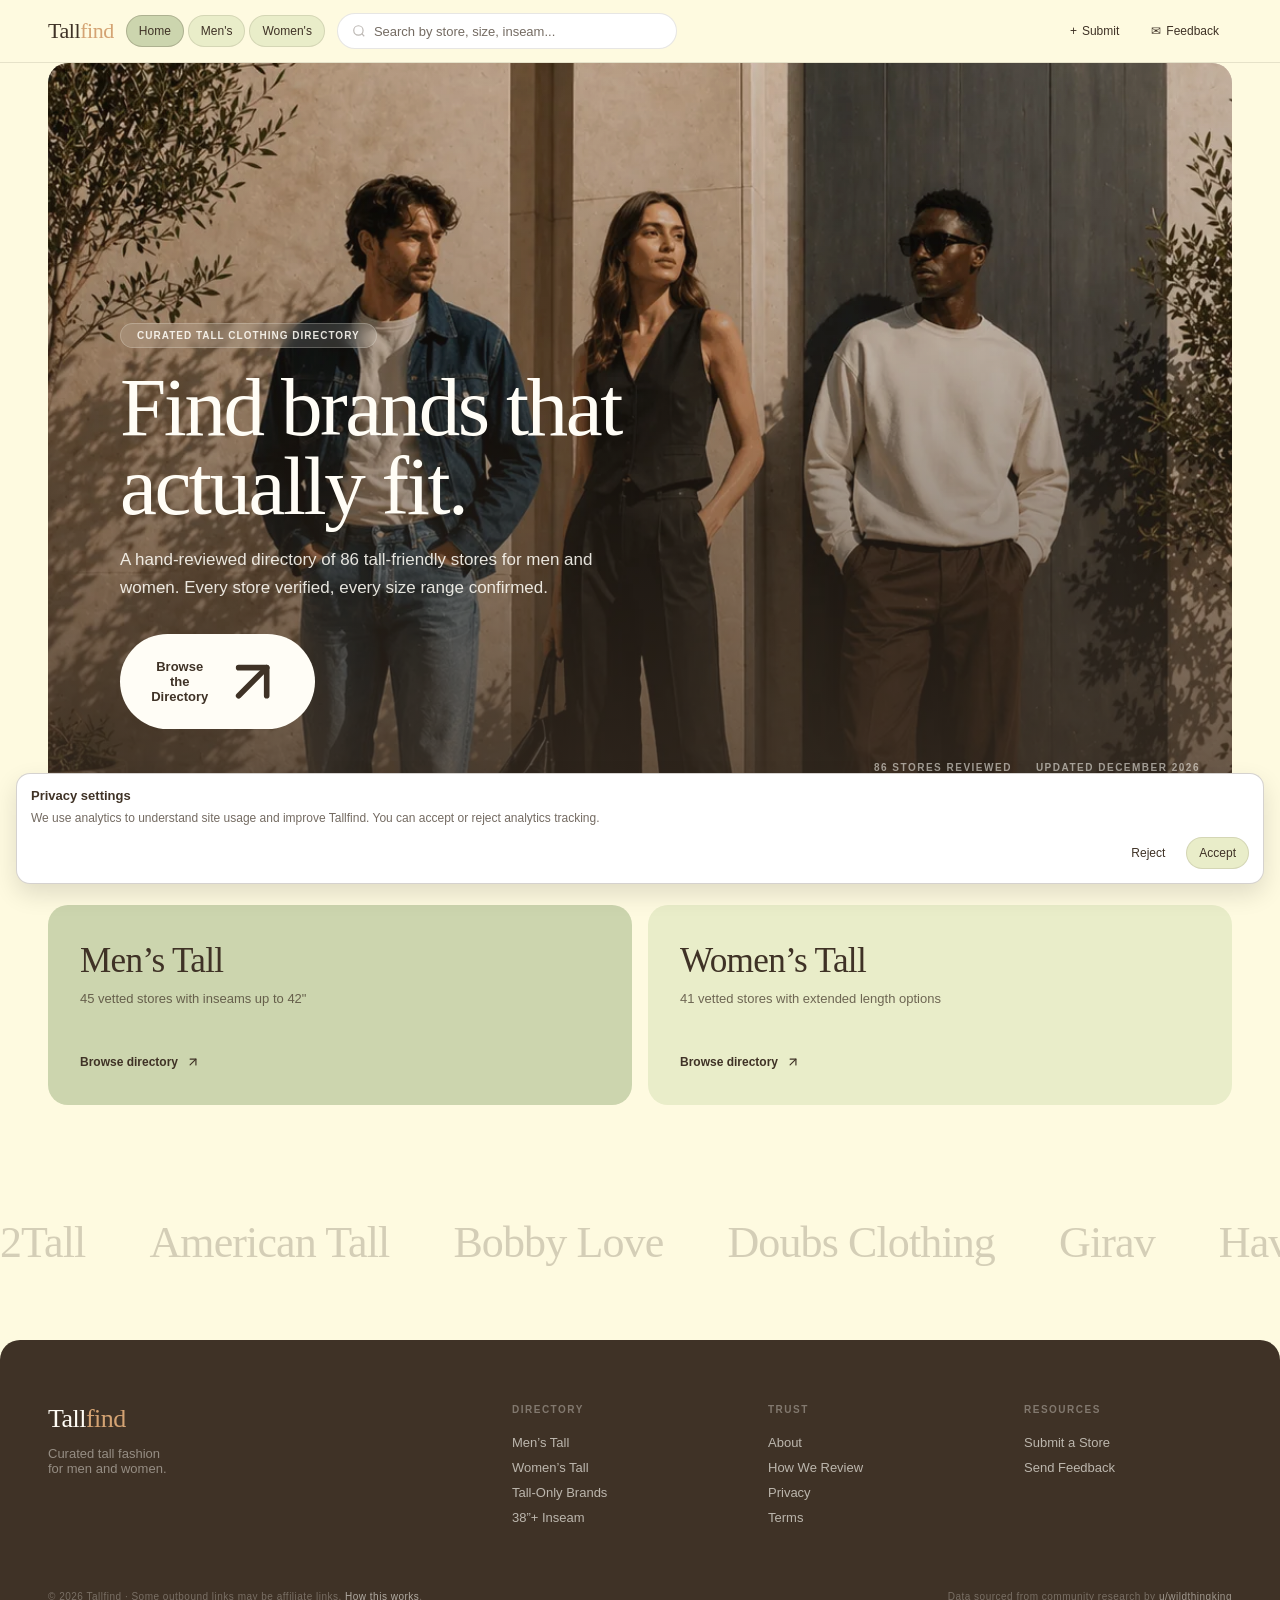
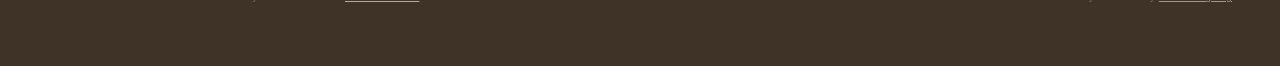
<file: index.html>
<!DOCTYPE html>
<html lang="en">
<head>
    <meta charset="UTF-8">
    <meta name="viewport" content="width=device-width, initial-scale=1.0">
    <script>(function(){if(self!==top){try{top.location.href=self.location.href;}catch(e){document.documentElement.style.display='none';}}})();</script>
    <meta name="referrer" content="strict-origin-when-cross-origin">
    <meta http-equiv="Content-Security-Policy" content="default-src 'self'; script-src 'self' 'unsafe-inline' https://www.googletagmanager.com https://www.google-analytics.com; img-src 'self' data: https://www.google-analytics.com; style-src 'self' 'unsafe-inline' https://fonts.googleapis.com; font-src 'self' https://fonts.gstatic.com; connect-src 'self' https://*.google-analytics.com https://*.analytics.google.com https://formspree.io; form-action https://formspree.io; base-uri 'self'; object-src 'none';">
    <meta name="description" id="metaDesc" content="A hand-reviewed directory of tall-friendly clothing stores for men and women. Every store verified, every size range confirmed.">
    <meta name="theme-color" content="#fefae0">
    <link rel="canonical" href="https://tallfind.com/">
    <meta property="og:title" content="Tallfind | Reviewed Tall Clothing Directory">
    <meta property="og:description" id="ogDesc" content="A hand-reviewed directory of tall-friendly clothing stores for men and women. Every store verified, every size range confirmed.">
    <meta property="og:type" content="website">
    <meta property="og:url" content="https://tallfind.com/">
    <meta property="og:image" content="https://tallfind.com/assets/og-image.jpg">
    <meta property="og:image:width" content="1200">
    <meta property="og:image:height" content="630">
    <meta property="og:image:alt" content="Tall fashion — Tallfind directory preview">
    <meta name="twitter:card" content="summary_large_image">
    <meta name="twitter:title" content="Tallfind | Reviewed Tall Clothing Directory">
    <meta name="twitter:description" content="A hand-reviewed directory of tall-friendly clothing stores for men and women. Every store verified, every size range confirmed.">
    <meta name="twitter:image" content="https://tallfind.com/assets/og-image.jpg">
    <link rel="icon" href="data:image/svg+xml,<svg xmlns='http://www.w3.org/2000/svg' viewBox='0 0 100 100'><text y='.9em' font-size='90'>📏</text></svg>">
    <title>Tallfind | Reviewed Tall Clothing Directory</title>
    <script type="application/ld+json">
    {
        "@context": "https://schema.org",
        "@type": "Organization",
        "name": "Tallfind",
        "url": "https://tallfind.com/",
        "logo": "https://tallfind.com/assets/og-image.jpg",
        "description": "A hand-reviewed directory of clothing brands with real tall sizing for men and women.",
        "sameAs": []
    }
    </script>
    <link rel="preconnect" href="https://fonts.googleapis.com">
    <link rel="preconnect" href="https://fonts.gstatic.com" crossorigin>
    <link href="https://fonts.googleapis.com/css2?family=DM+Serif+Display&family=Inter:wght@400;500;600&display=swap" rel="stylesheet" media="print" onload="this.media='all'">
    <noscript><link href="https://fonts.googleapis.com/css2?family=DM+Serif+Display&family=Inter:wght@400;500;600&display=swap" rel="stylesheet"></noscript>
    <!-- Google tag (gtag.js) -->
    <script async src="https://www.googletagmanager.com/gtag/js?id=G-98C0R7CN01"></script>
    <script>
        window.dataLayer = window.dataLayer || [];
        function gtag() { dataLayer.push(arguments); }
        gtag('js', new Date());
        gtag('consent', 'default', {
            ad_storage: 'denied',
            analytics_storage: 'denied',
            ad_user_data: 'denied',
            ad_personalization: 'denied'
        });
    </script>
    <link rel="stylesheet" href="assets/styles.css">
</head>
<body>

<header>
    <button class="logo" onclick="switchTab('home');window.scrollTo(0,0)" aria-label="Tallfind home">Tall<em>find</em></button>
    <nav class="header-nav" role="tablist" aria-label="Directory sections">
        <button class="pill pill-sm on" id="tab-home"  role="tab" aria-selected="true"  onclick="switchTab('home')">Home</button>
        <button class="pill pill-sm"    id="tab-men"   role="tab" aria-selected="false" onclick="switchTab('men')">Men's</button>
        <button class="pill pill-sm"    id="tab-women" role="tab" aria-selected="false" onclick="switchTab('women')">Women's</button>
    </nav>
    <div class="search-wrap">
        <svg width="14" height="14" viewBox="0 0 24 24" fill="none" stroke="currentColor" stroke-width="2" aria-hidden="true"><circle cx="11" cy="11" r="8"/><path d="m21 21-4.35-4.35"/></svg>
        <label for="searchInput" class="sr-only">Search stores</label>
        <input type="text" id="searchInput" placeholder="Search by store, size, inseam...">
    </div>
    <div class="header-actions">
        <button class="pill pill-ghost pill-sm" onclick="openModal()">+<span class="btn-label"> Submit</span></button>
        <button class="pill pill-ghost pill-sm" onclick="openFeedback()">&#x2709;<span class="btn-label"> Feedback</span></button>
    </div>
</header>

<!-- HOMEPAGE -->
<div id="homepageSection">
    <div id="homepageContent">
        <noscript>
            <div class="wrap" style="padding-top:32px">
                <h1 style="font-family:var(--serif);font-size:2.4rem;letter-spacing:-0.03em;margin-bottom:12px">Find tall clothing brands that actually fit.</h1>
                <p style="color:var(--muted);max-width:600px;line-height:1.6">A hand-reviewed directory of tall-friendly clothing stores for men and women. Every store verified, every size range confirmed. Enable JavaScript to browse the full directory.</p>
            </div>
        </noscript>
    </div>
</div>

<div class="wrap">
    <!-- DIRECTORY -->
    <main id="mainContent" style="display:none">
        <div class="dir-hero">
            <h1 class="dir-title" id="dirTitle">Men's Tall</h1>
            <p class="dir-meta" id="dirMeta"></p>
        </div>

        <div class="toolbar">
            <div class="filter-pills">
                <button class="pill pill-sm on"  id="f-all"          onclick="toggleFilter('all')">All</button>
                <button class="pill pill-sm"     id="f-tallSpecific"  onclick="toggleFilter('tallSpecific')">Tall-Only ★</button>
                <button class="pill pill-sm"     id="f-hasTops"       onclick="toggleFilter('hasTops')">Tops</button>
                <button class="pill pill-sm"     id="f-hasBottoms"    onclick="toggleFilter('hasBottoms')">Bottoms</button>
                <button class="pill pill-sm"     id="f-favorites"     onclick="toggleFilter('favorites')">&#x2665; Saved</button>
            </div>
            <div class="toolbar-right">
                <label class="sr-only" for="sortSelect">Sort stores</label>
                <select id="sortSelect" class="form-select sort-select" aria-label="Sort stores">
                    <option value="tall">Tall-only first</option>
                    <option value="az">A–Z (flat)</option>
                    <option value="inseam">Longest inseam</option>
                </select>
                <span class="store-count" id="storeCount"></span>
                <button class="clear-btn" id="clearBtn" style="display:none" onclick="clearFilters()">Clear all</button>
            </div>
        </div>

        <div class="inseam-row" id="inseamRow">
            <span class="inseam-label">Min. inseam</span>
            <button class="pill pill-sm on" data-ins="0"  onclick="setInseam(0)">Any</button>
            <button class="pill pill-sm"    data-ins="34" onclick="setInseam(34)">34"+</button>
            <button class="pill pill-sm"    data-ins="36" onclick="setInseam(36)">36"+</button>
            <button class="pill pill-sm"    data-ins="38" onclick="setInseam(38)">38"+</button>
            <button class="pill pill-sm"    data-ins="40" onclick="setInseam(40)">40"+</button>
            <button class="pill pill-sm"    data-ins="42" onclick="setInseam(42)">42"+</button>
        </div>

        <div class="grid" id="storeGrid"></div>
        <div class="no-results" id="noResults" style="display:none">No stores match your current filters. Try broadening your search or <button class="text-link" onclick="clearFilters()">clearing all filters</button>.</div>
    </main>
</div>

<!-- SUBMIT MODAL -->
<div class="modal-overlay" id="modalOverlay" aria-hidden="true" role="dialog" aria-labelledby="modalTitle">
    <div class="modal">
        <div class="modal-header">
            <h2 class="modal-title" id="modalTitle">Submit a Store</h2>
            <button class="modal-close" aria-label="Close" onclick="closeModal()">&#xd7;</button>
        </div>
        <p class="modal-sub">Know a store with genuine tall sizing that we're missing? Submit it below and our team will review it for inclusion.</p>
        <div id="formSuccess" class="form-success">
            Thank you!
            <p>We'll review this store and add it to the directory if it meets our criteria.</p>
        </div>
        <form id="submitForm" action="https://formspree.io/f/mojpvnol" method="POST">
            <input type="text" name="_gotcha" tabindex="-1" autocomplete="off" aria-hidden="true" style="position:absolute;left:-9999px;height:0;width:0;opacity:0">
            <div class="form-row">
                <div class="form-group">
                    <label class="form-label">Store Name *</label>
                    <input class="form-input" name="store_name" placeholder="e.g. Gap" required>
                </div>
                <div class="form-group">
                    <label class="form-label">Website URL *</label>
                    <input class="form-input" name="url" type="url" placeholder="https://..." required>
                </div>
            </div>
            <div class="form-row">
                <div class="form-group">
                    <label class="form-label">Section</label>
                    <select class="form-select" name="section">
                        <option value="men">Men's</option>
                        <option value="women">Women's</option>
                        <option value="both">Both</option>
                    </select>
                </div>
                <div class="form-group">
                    <label class="form-label">Max Inseam / Bottom Sizes</label>
                    <input class="form-input" name="inseam" placeholder='e.g. 38" or sizes 0-20'>
                </div>
            </div>
            <div class="form-group">
                <label class="form-label">Tall Top Sizes</label>
                <input class="form-input" name="top_sizes" placeholder="e.g. Tall S-3XL">
            </div>
            <label class="form-check">
                <input type="checkbox" name="tall_specific" value="yes">
                <span>This store is tall-specific (entire store designed for tall people)</span>
            </label>
            <div class="form-group">
                <label class="form-label">Notes</label>
                <textarea class="form-textarea" name="notes" placeholder="Anything else worth knowing: quality, selection gaps, international shipping, etc."></textarea>
            </div>
            <button type="submit" class="form-submit">Submit Store</button>
            <p class="form-note">All submissions are reviewed before being added. No account required.</p>
        </form>
    </div>
</div>

<!-- FEEDBACK MODAL -->
<div class="modal-overlay" id="feedbackOverlay" aria-hidden="true" role="dialog" aria-labelledby="feedbackTitle">
    <div class="modal">
        <div class="modal-header">
            <h2 class="modal-title" id="feedbackTitle">Site Feedback</h2>
            <button class="modal-close" aria-label="Close" onclick="closeFeedback()">&#xd7;</button>
        </div>
        <p class="modal-sub">Found an error, missing a store, or have an idea to improve Tallfind? We'd love to hear it.</p>
        <div id="feedbackSuccess" class="form-success">
            Feedback received
            <p>Thank you for helping improve Tallfind.</p>
        </div>
        <form id="feedbackForm" action="https://formspree.io/f/xgopvljl" method="POST">
            <input type="hidden" name="_subject" value="Tallfind Feedback">
            <input type="text" name="_gotcha" tabindex="-1" autocomplete="off" aria-hidden="true" style="position:absolute;left:-9999px;height:0;width:0;opacity:0">
            <div class="form-group">
                <label class="form-label">What kind of feedback?</label>
                <select class="form-select" name="type">
                    <option value="suggestion">Suggestion</option>
                    <option value="missing_store">Missing store</option>
                    <option value="wrong_info">Wrong info</option>
                    <option value="bug">Bug or broken link</option>
                    <option value="other">Other</option>
                </select>
            </div>
            <div class="form-group">
                <label class="form-label">Your feedback *</label>
                <textarea class="form-textarea" name="feedback" placeholder="Tell us what's on your mind..." required></textarea>
            </div>
            <div class="form-group">
                <label class="form-label">Email (optional, if you'd like a reply)</label>
                <input class="form-input" name="email" type="email" placeholder="you@example.com">
            </div>
            <button type="submit" class="form-submit">Send Feedback</button>
        </form>
    </div>
</div>

<!-- CONSENT BANNER -->
<div id="consentBanner" class="consent-banner" role="dialog" aria-live="polite" aria-label="Analytics consent">
    <div class="consent-title">Privacy settings</div>
    <div class="consent-text">
        We use analytics to understand site usage and improve Tallfind. You can accept or reject analytics tracking.
    </div>
    <div class="consent-actions">
        <button id="consentReject" class="pill pill-sm pill-ghost" type="button">Reject</button>
        <button id="consentAccept" class="pill pill-sm" type="button">Accept</button>
    </div>
</div>

<script>
    (function () {
        var KEY = 'tallfind_analytics_consent';
        var GA_ID = 'G-98C0R7CN01';
        var banner = document.getElementById('consentBanner');
        var configured = false;

        function hideBanner() {
            if (banner) banner.classList.remove('open');
        }

        function configureGA() {
            if (configured) return;
            configured = true;
            gtag('config', GA_ID);
        }

        function setConsent(choice) {
            localStorage.setItem(KEY, choice);
            if (choice === 'accepted') {
                gtag('consent', 'update', {
                    analytics_storage: 'granted'
                });
                configureGA();
            } else {
                gtag('consent', 'update', {
                    ad_storage: 'denied',
                    analytics_storage: 'denied',
                    ad_user_data: 'denied',
                    ad_personalization: 'denied'
                });
            }
            hideBanner();
        }

        var saved = localStorage.getItem(KEY);
        if (saved === 'accepted') {
            setConsent('accepted');
        } else if (saved === 'rejected') {
            setConsent('rejected');
        } else if (banner) {
            banner.classList.add('open');
        }

        var acceptBtn = document.getElementById('consentAccept');
        var rejectBtn = document.getElementById('consentReject');
        if (acceptBtn) acceptBtn.addEventListener('click', function () { setConsent('accepted'); });
        if (rejectBtn) rejectBtn.addEventListener('click', function () { setConsent('rejected'); });
    })();
</script>

<script src="assets/affiliate.js"></script>
<script src="assets/app.js"></script>
</body>
</html>
</file>
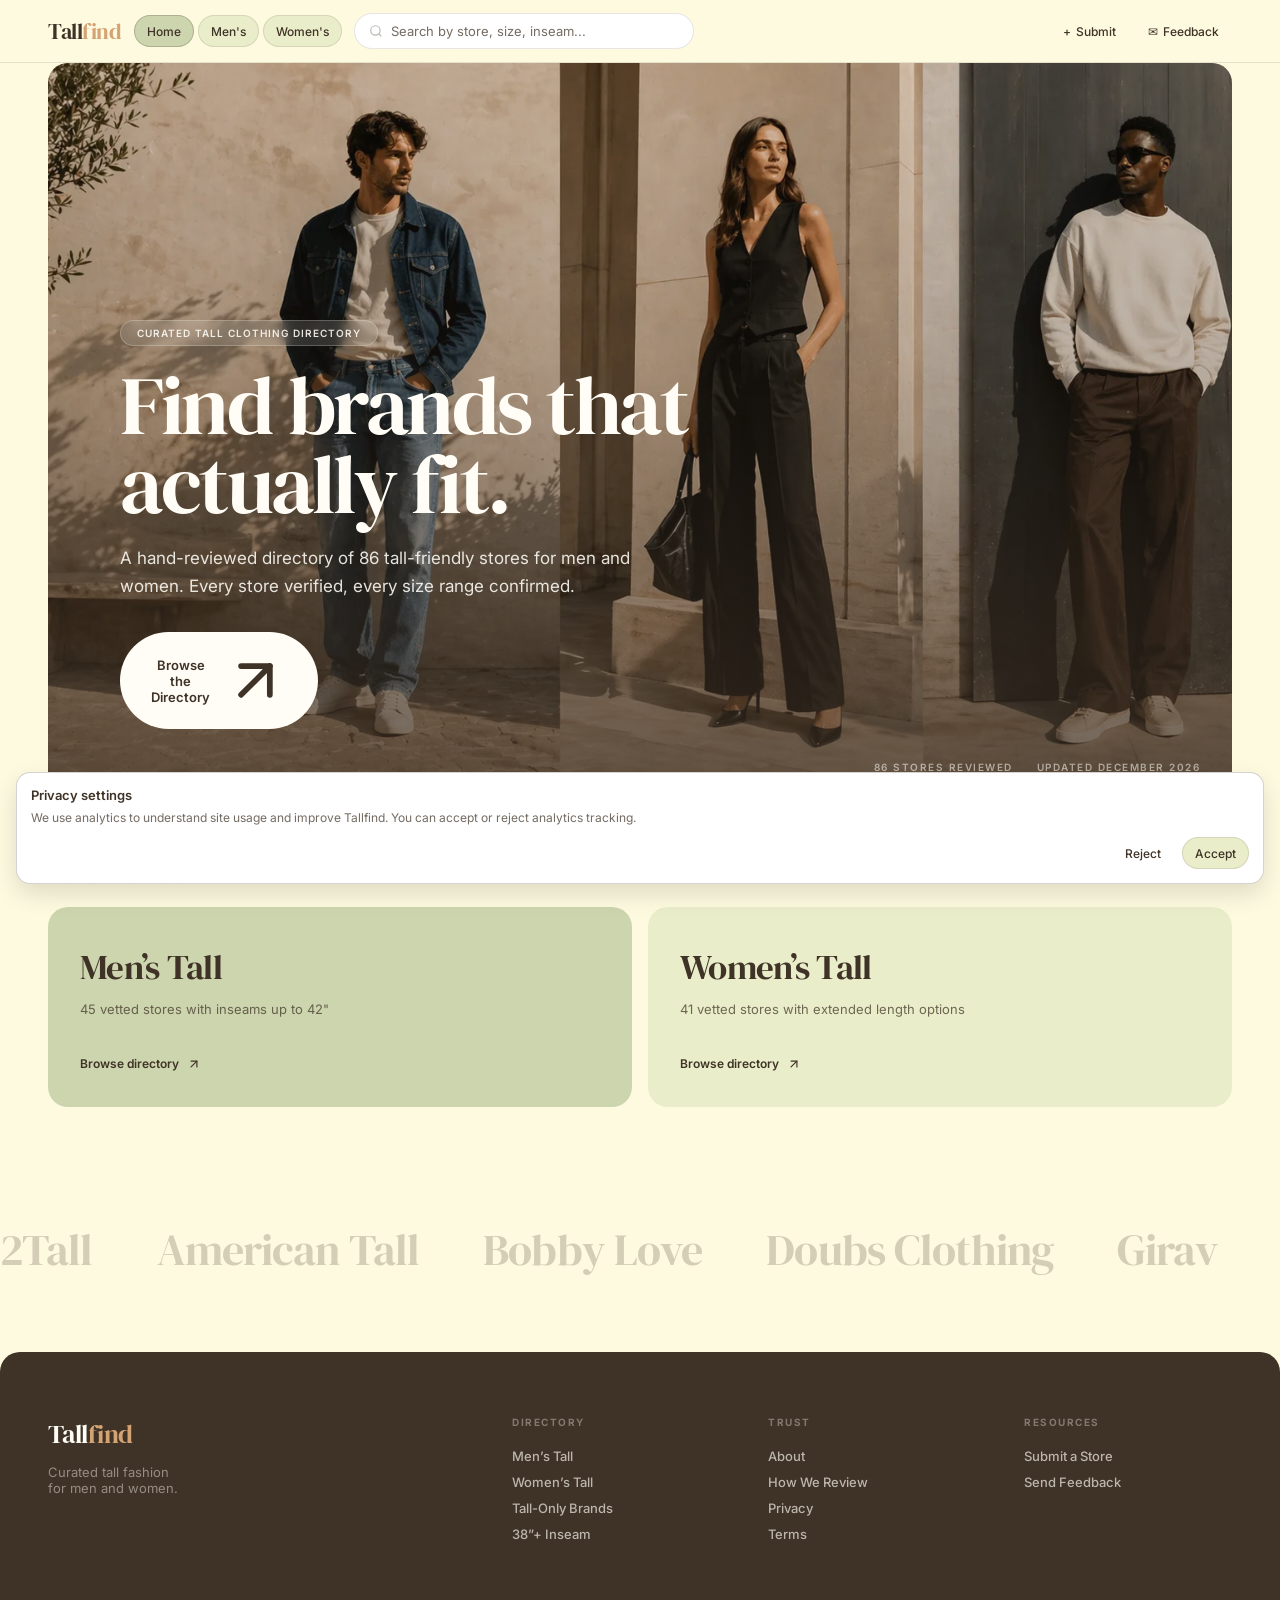
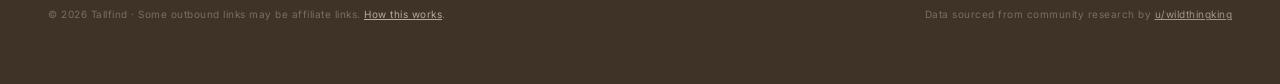
<file: tall-directory.html>
<!DOCTYPE html>
<html lang="en">
<head>
    <meta charset="UTF-8">
    <meta name="viewport" content="width=device-width, initial-scale=1.0">
    <meta name="description" id="metaDesc" content="A hand-reviewed directory of tall-friendly clothing stores for men and women. Every store verified, every size range confirmed.">
    <meta name="theme-color" content="#fefae0">
    <meta property="og:title" content="Tallfind | Reviewed Tall Clothing Directory">
    <meta property="og:description" id="ogDesc" content="A hand-reviewed directory of tall-friendly clothing stores for men and women. Every store verified, every size range confirmed.">
    <meta property="og:type" content="website">
    <meta property="og:url" content="https://tallfind.com">
    <meta property="og:image" content="https://tallfind.com/og-image.png">
    <link rel="icon" href="data:image/svg+xml,<svg xmlns='http://www.w3.org/2000/svg' viewBox='0 0 100 100'><text y='.9em' font-size='90'>📏</text></svg>">
    <title>Tallfind | Reviewed Tall Clothing Directory</title>
    <link rel="preconnect" href="https://fonts.googleapis.com">
    <link rel="preconnect" href="https://fonts.gstatic.com" crossorigin>
    <link href="https://fonts.googleapis.com/css2?family=DM+Serif+Display&family=Inter:wght@400;500;600&display=swap" rel="stylesheet" media="print" onload="this.media='all'">
    <noscript><link href="https://fonts.googleapis.com/css2?family=DM+Serif+Display&family=Inter:wght@400;500;600&display=swap" rel="stylesheet"></noscript>
    <!-- Google tag (gtag.js) -->
    <script async src="https://www.googletagmanager.com/gtag/js?id=G-98C0R7CN01"></script>
    <script>
        window.dataLayer = window.dataLayer || [];
        function gtag() { dataLayer.push(arguments); }
        gtag('js', new Date());
        gtag('consent', 'default', {
            ad_storage: 'denied',
            analytics_storage: 'denied',
            ad_user_data: 'denied',
            ad_personalization: 'denied'
        });
    </script>
    <link rel="stylesheet" href="assets/styles.css">
</head>
<body>

<header>
    <button class="logo" onclick="switchTab('home');window.scrollTo(0,0)" aria-label="Tallfind home">Tall<em>find</em></button>
    <nav class="header-nav" role="tablist" aria-label="Directory sections">
        <button class="pill pill-sm on" id="tab-home"  role="tab" aria-selected="true"  onclick="switchTab('home')">Home</button>
        <button class="pill pill-sm"    id="tab-men"   role="tab" aria-selected="false" onclick="switchTab('men')">Men's</button>
        <button class="pill pill-sm"    id="tab-women" role="tab" aria-selected="false" onclick="switchTab('women')">Women's</button>
    </nav>
    <div class="search-wrap">
        <svg width="14" height="14" viewBox="0 0 24 24" fill="none" stroke="currentColor" stroke-width="2" aria-hidden="true"><circle cx="11" cy="11" r="8"/><path d="m21 21-4.35-4.35"/></svg>
        <label for="searchInput" class="sr-only">Search stores</label>
        <input type="text" id="searchInput" placeholder="Search by store, size, inseam...">
    </div>
    <div class="header-actions">
        <button class="pill pill-ghost pill-sm" onclick="openModal()">+<span class="btn-label"> Submit</span></button>
        <button class="pill pill-ghost pill-sm" onclick="openFeedback()">&#x2709;<span class="btn-label"> Feedback</span></button>
    </div>
</header>

<!-- HOMEPAGE -->
<div id="homepageSection">
    <div id="homepageContent"></div>
</div>

<div class="wrap">
    <!-- DIRECTORY -->
    <main id="mainContent" style="display:none">
        <div class="dir-hero">
            <h1 class="dir-title" id="dirTitle">Men's Tall</h1>
            <p class="dir-meta" id="dirMeta"></p>
        </div>

        <div class="toolbar">
            <div class="filter-pills">
                <button class="pill pill-sm on"  id="f-all"          onclick="toggleFilter('all')">All</button>
                <button class="pill pill-sm"     id="f-tallSpecific"  onclick="toggleFilter('tallSpecific')">Tall-Only ★</button>
                <button class="pill pill-sm"     id="f-hasTops"       onclick="toggleFilter('hasTops')">Tops</button>
                <button class="pill pill-sm"     id="f-hasBottoms"    onclick="toggleFilter('hasBottoms')">Bottoms</button>
                <button class="pill pill-sm"     id="f-favorites"     onclick="toggleFilter('favorites')">&#x2665; Saved</button>
            </div>
            <div class="toolbar-right">
                <label class="sr-only" for="sortSelect">Sort stores</label>
                <select id="sortSelect" class="form-select sort-select" aria-label="Sort stores">
                    <option value="tall">Tall-only first</option>
                    <option value="az">A–Z (flat)</option>
                    <option value="inseam">Longest inseam</option>
                </select>
                <span class="store-count" id="storeCount"></span>
                <button class="clear-btn" id="clearBtn" style="display:none" onclick="clearFilters()">Clear all</button>
            </div>
        </div>

        <div class="inseam-row" id="inseamRow">
            <span class="inseam-label">Min. inseam</span>
            <button class="pill pill-sm on" data-ins="0"  onclick="setInseam(0)">Any</button>
            <button class="pill pill-sm"    data-ins="34" onclick="setInseam(34)">34"+</button>
            <button class="pill pill-sm"    data-ins="36" onclick="setInseam(36)">36"+</button>
            <button class="pill pill-sm"    data-ins="38" onclick="setInseam(38)">38"+</button>
            <button class="pill pill-sm"    data-ins="40" onclick="setInseam(40)">40"+</button>
            <button class="pill pill-sm"    data-ins="42" onclick="setInseam(42)">42"+</button>
        </div>

        <div class="grid" id="storeGrid"></div>
        <div class="no-results" id="noResults" style="display:none">No stores match your current filters. Try broadening your search or <button class="text-link" onclick="clearFilters()">clearing all filters</button>.</div>
    </main>
</div>

<!-- SUBMIT MODAL -->
<div class="modal-overlay" id="modalOverlay" aria-hidden="true" role="dialog" aria-labelledby="modalTitle">
    <div class="modal">
        <div class="modal-header">
            <h2 class="modal-title" id="modalTitle">Submit a Store</h2>
            <button class="modal-close" aria-label="Close" onclick="closeModal()">&#xd7;</button>
        </div>
        <p class="modal-sub">Know a store with genuine tall sizing that we're missing? Submit it below and our team will review it for inclusion.</p>
        <div id="formSuccess" class="form-success">
            Thank you!
            <p>We'll review this store and add it to the directory if it meets our criteria.</p>
        </div>
        <form id="submitForm" action="https://formspree.io/f/mojpvnol" method="POST">
            <div class="form-row">
                <div class="form-group">
                    <label class="form-label">Store Name *</label>
                    <input class="form-input" name="store_name" placeholder="e.g. Gap" required>
                </div>
                <div class="form-group">
                    <label class="form-label">Website URL *</label>
                    <input class="form-input" name="url" type="url" placeholder="https://..." required>
                </div>
            </div>
            <div class="form-row">
                <div class="form-group">
                    <label class="form-label">Section</label>
                    <select class="form-select" name="section">
                        <option value="men">Men's</option>
                        <option value="women">Women's</option>
                        <option value="both">Both</option>
                    </select>
                </div>
                <div class="form-group">
                    <label class="form-label">Max Inseam / Bottom Sizes</label>
                    <input class="form-input" name="inseam" placeholder='e.g. 38" or sizes 0-20'>
                </div>
            </div>
            <div class="form-group">
                <label class="form-label">Tall Top Sizes</label>
                <input class="form-input" name="top_sizes" placeholder="e.g. Tall S-3XL">
            </div>
            <label class="form-check">
                <input type="checkbox" name="tall_specific" value="yes">
                <span>This store is tall-specific (entire store designed for tall people)</span>
            </label>
            <div class="form-group">
                <label class="form-label">Notes</label>
                <textarea class="form-textarea" name="notes" placeholder="Anything else worth knowing: quality, selection gaps, international shipping, etc."></textarea>
            </div>
            <button type="submit" class="form-submit">Submit Store</button>
            <p class="form-note">All submissions are reviewed before being added. No account required.</p>
        </form>
    </div>
</div>

<!-- FEEDBACK MODAL -->
<div class="modal-overlay" id="feedbackOverlay" aria-hidden="true" role="dialog" aria-labelledby="feedbackTitle">
    <div class="modal">
        <div class="modal-header">
            <h2 class="modal-title" id="feedbackTitle">Site Feedback</h2>
            <button class="modal-close" aria-label="Close" onclick="closeFeedback()">&#xd7;</button>
        </div>
        <p class="modal-sub">Found an error, missing a store, or have an idea to improve Tallfind? We'd love to hear it.</p>
        <div id="feedbackSuccess" class="form-success">
            Feedback received
            <p>Thank you for helping improve Tallfind.</p>
        </div>
        <form id="feedbackForm" action="https://formspree.io/f/xgopvljl" method="POST">
            <input type="hidden" name="_subject" value="Tallfind Feedback">
            <div class="form-group">
                <label class="form-label">What kind of feedback?</label>
                <select class="form-select" name="type">
                    <option value="suggestion">Suggestion</option>
                    <option value="missing_store">Missing store</option>
                    <option value="wrong_info">Wrong info</option>
                    <option value="bug">Bug or broken link</option>
                    <option value="other">Other</option>
                </select>
            </div>
            <div class="form-group">
                <label class="form-label">Your feedback *</label>
                <textarea class="form-textarea" name="feedback" placeholder="Tell us what's on your mind..." required></textarea>
            </div>
            <div class="form-group">
                <label class="form-label">Email (optional, if you'd like a reply)</label>
                <input class="form-input" name="email" type="email" placeholder="you@example.com">
            </div>
            <button type="submit" class="form-submit">Send Feedback</button>
        </form>
    </div>
</div>

<!-- CONSENT BANNER -->
<div id="consentBanner" class="consent-banner" role="dialog" aria-live="polite" aria-label="Analytics consent">
    <div class="consent-title">Privacy settings</div>
    <div class="consent-text">
        We use analytics to understand site usage and improve Tallfind. You can accept or reject analytics tracking.
    </div>
    <div class="consent-actions">
        <button id="consentReject" class="pill pill-sm pill-ghost" type="button">Reject</button>
        <button id="consentAccept" class="pill pill-sm" type="button">Accept</button>
    </div>
</div>

<script>
    (function () {
        var KEY = 'tallfind_analytics_consent';
        var GA_ID = 'G-98C0R7CN01';
        var banner = document.getElementById('consentBanner');
        var configured = false;

        function hideBanner() {
            if (banner) banner.classList.remove('open');
        }

        function configureGA() {
            if (configured) return;
            configured = true;
            gtag('config', GA_ID);
        }

        function setConsent(choice) {
            localStorage.setItem(KEY, choice);
            if (choice === 'accepted') {
                gtag('consent', 'update', {
                    ad_storage: 'granted',
                    analytics_storage: 'granted',
                    ad_user_data: 'granted',
                    ad_personalization: 'granted'
                });
                configureGA();
            } else {
                gtag('consent', 'update', {
                    ad_storage: 'denied',
                    analytics_storage: 'denied',
                    ad_user_data: 'denied',
                    ad_personalization: 'denied'
                });
            }
            hideBanner();
        }

        var saved = localStorage.getItem(KEY);
        if (saved === 'accepted') {
            setConsent('accepted');
        } else if (saved === 'rejected') {
            setConsent('rejected');
        } else if (banner) {
            banner.classList.add('open');
        }

        var acceptBtn = document.getElementById('consentAccept');
        var rejectBtn = document.getElementById('consentReject');
        if (acceptBtn) acceptBtn.addEventListener('click', function () { setConsent('accepted'); });
        if (rejectBtn) rejectBtn.addEventListener('click', function () { setConsent('rejected'); });
    })();
</script>

<script src="assets/app.js"></script>
</body>
</html>
</file>
<file: assets/styles.css>
:root {
            --bg: #fefae0;
            --surface: #ffffff;
            --text: #3f3226;
            --muted: rgba(63,50,38,0.72);
            --border: rgba(63,50,38,0.12);
            --border-strong: rgba(63,50,38,0.22);
            --sage: #ccd5ae;
            --beige: #e9edc9;
            --papaya: #faedcd;
            --bronze: #d4a373;
            --serif: 'DM Serif Display', serif;
            --sans: 'Inter', sans-serif;
            --pill: 999px;
            --card-r: 20px;
            --transition: transform 0.25s cubic-bezier(0.2,0.8,0.2,1),
                          background-color 0.25s cubic-bezier(0.2,0.8,0.2,1),
                          border-color 0.25s cubic-bezier(0.2,0.8,0.2,1),
                          color 0.25s cubic-bezier(0.2,0.8,0.2,1);
        }
        *, *::before, *::after { box-sizing: border-box; margin: 0; padding: 0; }
        .sr-only { position: absolute; width: 1px; height: 1px; padding: 0; margin: -1px; overflow: hidden; clip: rect(0,0,0,0); border: 0; }
        body {
            background: var(--bg); color: var(--text);
            font-family: var(--sans); -webkit-font-smoothing: antialiased;
            min-height: 100vh; padding-top: 63px;
        }
        .wrap { max-width: 1280px; margin: 0 auto; padding: 0 48px; }

        /* ── PILLS ─────────────────────────────── */
        .pill {
            display: inline-flex; align-items: center; justify-content: center; gap: 5px;
            height: 36px; padding: 0 14px; border-radius: var(--pill);
            font-family: var(--sans); font-size: 12px; font-weight: 500;
            border: 1px solid var(--border); background: var(--beige); color: var(--text);
            cursor: pointer; transition: var(--transition); white-space: nowrap;
            text-decoration: none; user-select: none;
        }
        .pill:hover { border-color: var(--border-strong); background: var(--papaya); }
        .pill.on   { background: var(--sage); border-color: var(--border-strong); }
        .pill-sm   { height: 32px; padding: 0 12px; font-size: 12px; }
        .pill-ghost { background: transparent; border-color: transparent; }
        .pill-ghost:hover { background: var(--papaya); border-color: var(--border); }

        /* ── HEADER ────────────────────────────── */
        header {
            display: flex; align-items: center;
            padding: 0 48px; gap: 12px; height: 63px;
            position: fixed; top: 0; left: 0; right: 0; z-index: 200;
            background: var(--bg); border-bottom: 1px solid var(--border);
        }
        .logo {
            font-family: var(--serif); font-weight: 400; font-size: 22px;
            letter-spacing: -0.02em; color: var(--text); background: none;
            border: none; cursor: pointer; padding: 0; text-decoration: none;
            flex-shrink: 0;
        }
        .logo em { color: var(--bronze); font-style: normal; }
        .header-nav { display: flex; gap: 4px; flex-shrink: 0; }
        .search-wrap {
            display: flex; align-items: center; gap: 8px;
            height: 36px; padding: 0 14px; border-radius: var(--pill);
            border: 1px solid var(--border); background: var(--surface);
            transition: var(--transition); flex: 1; max-width: 340px;
        }
        .search-wrap:focus-within { border-color: var(--bronze); background: #fffdf6; }
        .search-wrap svg { opacity: 0.35; flex-shrink: 0; }
        .search-wrap input {
            border: none; outline: none; background: transparent;
            font-family: var(--sans); font-size: 13px; color: var(--text);
            width: 100%; min-width: 0;
        }
        .search-wrap input::placeholder { color: var(--muted); }
        .header-actions { display: flex; align-items: center; gap: 6px; margin-left: auto; flex-shrink: 0; }

        /* ── HOMEPAGE ──────────────────────────── */
        #homepageSection { overflow: hidden; }

        .hp-hero-section {
            padding: 0 clamp(16px, 4vw, 48px);
            margin-bottom: 72px;
        }
        .hp-hero {
            position: relative; width: 100%; height: 82vh; min-height: 520px;
            border-radius: var(--card-r); overflow: hidden; background: #d9d0c4;
        }
        .hp-hero-pic { display: contents; }
        .hp-hero-img {
            width: 100%; height: 100%; object-fit: cover;
            object-position: center 30%;
            filter: brightness(0.96) saturate(0.95);
        }
        .hp-hero-overlay {
            position: absolute; inset: 0; pointer-events: none;
            background: linear-gradient(to bottom, rgba(63,50,38,0.08) 0%, rgba(63,50,38,0.22) 40%, rgba(63,50,38,0.72) 100%);
        }
        .hp-hero-content {
            position: absolute; inset: 0;
            display: flex; flex-direction: column; justify-content: flex-end;
            padding: clamp(28px, 6vw, 72px); color: #fffdf6;
        }
        .hp-hero-content h1 {
            font-family: var(--serif); font-weight: 400;
            font-size: clamp(2.6rem, 7vw, 5.2rem);
            line-height: 0.95; letter-spacing: -0.03em;
            max-width: 700px; margin-bottom: 20px;
        }
        .hp-hero-content p {
            font-size: clamp(14px, 1.6vw, 17px); max-width: 520px;
            opacity: 0.88; line-height: 1.65; margin-bottom: 32px;
        }
        .hp-pill {
            display: inline-flex; align-items: center; gap: 8px;
            padding: 6px 16px; border-radius: var(--pill);
            font-size: 10px; font-weight: 600; letter-spacing: 0.1em; text-transform: uppercase;
            background: rgba(255,253,246,0.14); border: 1px solid rgba(255,253,246,0.22);
            backdrop-filter: blur(6px); color: rgba(255,253,246,0.88);
            width: fit-content; margin-bottom: 20px;
        }
        .hp-cta {
            display: inline-flex; align-items: center; gap: 8px;
            padding: 14px 28px; border-radius: var(--pill);
            font-family: var(--sans); font-size: 13px; font-weight: 600;
            background: #fffdf6; color: var(--text); border: none;
            cursor: pointer; transition: transform 0.2s, opacity 0.2s;
            width: fit-content; text-decoration: none;
        }
        .hp-cta:hover { transform: translateY(-2px); opacity: 0.95; }
        .hp-hero-meta {
            position: absolute; bottom: 28px; right: 32px;
            display: flex; gap: 24px;
            font-size: 10px; text-transform: uppercase; letter-spacing: 0.15em;
            font-weight: 600; color: rgba(255,253,246,0.55);
        }

        /* Section labels */
        .hp-section-label {
            max-width: 1280px; margin: 0 auto; padding: 0 48px 20px;
            font-size: 11px; font-weight: 600; text-transform: uppercase;
            letter-spacing: 0.12em; color: var(--bronze);
            display: flex; align-items: center; gap: 14px;
        }
        .hp-section-label::after {
            content: ''; flex: 1; height: 1px; background: var(--border);
        }

        /* Browse cards */
        .hp-browse-grid {
            max-width: 1280px; margin: 0 auto; padding: 0 48px 80px;
            display: grid; grid-template-columns: 1fr 1fr; gap: 16px;
        }
        .hp-browse-card {
            border-radius: var(--card-r); cursor: pointer;
            padding: 36px 32px; display: flex; flex-direction: column;
            justify-content: space-between; min-height: 200px;
            transition: var(--transition); text-decoration: none; color: var(--text);
        }
        .hp-browse-card:hover { transform: translateY(-3px); }
        .hp-browse-card-sage { background: var(--sage); }
        .hp-browse-card-sand { background: var(--beige); }
        .hp-browse-card-sage:hover { background: #c2ca9f; }
        .hp-browse-card-sand:hover { background: #e3e8bf; }
        .hp-browse-card h2 {
            font-family: var(--serif); font-size: clamp(1.6rem, 3vw, 2.2rem);
            font-weight: 400; letter-spacing: -0.02em; margin-bottom: 8px;
        }
        .hp-browse-card p {
            font-size: 13px; color: var(--muted); line-height: 1.6; margin-bottom: 20px;
        }
        .hp-browse-cta {
            display: inline-flex; align-items: center; gap: 8px;
            font-size: 12px; font-weight: 600; margin-top: auto;
        }
        .hp-browse-cta svg { width: 14px; height: 14px; transition: transform 0.18s; }
        .hp-browse-card:hover .hp-browse-cta svg { transform: translate(2px, -2px); }



        /* Brand marquee */
        .hp-marquee { overflow: hidden; padding: 32px 0 72px; }
        .hp-marquee-track {
            display: flex; white-space: nowrap; gap: 64px;
            width: max-content;
            animation: hp-scroll 60s linear infinite;
            will-change: transform;
        }
        .hp-brand {
            font-family: var(--serif); font-size: 44px; font-weight: 400;
            color: var(--border-strong); letter-spacing: -0.02em;
            transition: color 0.3s; flex-shrink: 0;
        }
        .hp-brand:hover { color: var(--bronze); }
        @keyframes hp-scroll {
            0% { transform: translateX(0); }
            100% { transform: translateX(-50%); }
        }

        /* Footer */
        .hp-footer {
            background: var(--text); color: #fffdf6;
            padding: clamp(40px, 5vw, 64px) clamp(24px, 4vw, 48px);
            border-radius: var(--card-r) var(--card-r) 0 0;
        }
        .hp-footer-inner { max-width: 1280px; margin: 0 auto; }
        .hp-footer-grid {
            display: grid; grid-template-columns: 2fr repeat(3, 1fr);
            gap: 48px;
        }
        .hp-footer-col a { color: inherit; text-decoration: none; }
        .hp-footer-col a:hover { color: #fffdf6; }
        .hp-footer-logo {
            font-family: var(--serif); font-size: 26px; font-weight: 400;
            letter-spacing: -0.02em;
        }
        .hp-footer-logo em { color: var(--bronze); font-style: normal; }
        .hp-footer-brand p {
            margin-top: 12px; font-size: 13px; color: rgba(255,253,246,0.45);
        }
        .hp-footer-col h5 {
            font-size: 10px; text-transform: uppercase; letter-spacing: 0.15em;
            margin-bottom: 20px; color: rgba(255,253,246,0.35);
        }
        .hp-footer-col ul { list-style: none; }
        .hp-footer-col li {
            margin-bottom: 10px; font-size: 13px; font-weight: 500;
            color: rgba(255,253,246,0.65); cursor: pointer; transition: color 0.15s;
        }
        .hp-footer-col li:hover { color: #fffdf6; }
        .hp-footer-bottom {
            display: flex; justify-content: space-between; margin-top: 56px;
            font-size: 10px; color: rgba(255,253,246,0.3); letter-spacing: 0.05em;
        }
        .text-link {
            background: none; border: none; font: inherit; color: var(--text);
            text-decoration: underline; text-underline-offset: 2px;
            cursor: pointer; padding: 0;
        }
        .text-link:hover { color: var(--bronze); }

        /* ── DIRECTORY HERO ────────────────────── */
        .dir-hero { padding: 40px 0 32px; }
        .dir-title {
            font-family: var(--serif); font-weight: 400;
            font-size: clamp(2rem, 4vw, 3rem);
            line-height: 1.08; letter-spacing: -0.03em; margin-bottom: 10px;
        }
        .dir-meta { font-size: 14px; color: var(--muted); line-height: 1.6; max-width: 600px; }

        /* ── TOOLBAR ───────────────────────────── */
        .toolbar {
            display: flex; justify-content: space-between; align-items: center;
            gap: 14px; margin-bottom: 14px; flex-wrap: wrap;
        }
        .filter-pills { display: flex; gap: 6px; flex-wrap: wrap; }
        .toolbar-right { display: flex; align-items: center; gap: 12px; flex-shrink: 0; }
        select.sort-select {
            width: auto;
            min-width: 140px;
            max-width: 200px;
            height: 32px;
            padding: 4px 10px;
            font-size: 12px;
            border-radius: var(--pill);
        }
        .store-count { font-size: 12px; color: var(--muted); font-weight: 500; white-space: nowrap; }
        .clear-btn {
            font-size: 12px; color: var(--muted); background: none; border: none;
            font-family: var(--sans); cursor: pointer; text-decoration: underline;
            text-underline-offset: 2px; padding: 0; transition: color 0.15s;
        }
        .clear-btn:hover { color: var(--text); }
        .inseam-row {
            display: flex; align-items: center; gap: 8px;
            margin-bottom: 28px; flex-wrap: wrap;
        }
        .inseam-label { font-size: 12px; color: var(--muted); font-weight: 500; letter-spacing: 0.02em; }

        /* ── GRID ──────────────────────────────── */
        .grid {
            display: grid;
            grid-template-columns: repeat(auto-fill, minmax(300px, 1fr));
            gap: 16px; padding-bottom: 80px;
        }

        /* ── SECTION BREAKS ───────────────────── */
        .section-break {
            grid-column: 1 / -1; padding: 24px 0 4px;
            display: flex; align-items: center; gap: 16px;
        }
        .section-title {
            font-family: var(--serif); font-size: 22px;
            color: var(--bronze); letter-spacing: -0.02em; white-space: nowrap;
        }
        .section-line { height: 1px; flex: 1; background: var(--border); }

        /* ── LINK CARD ────────────────────────── */
        .card-wrap { position: relative; }
        .link-card {
            background: var(--surface); border-radius: var(--card-r);
            padding: 24px; min-height: 180px;
            display: flex; flex-direction: column;
            text-decoration: none; color: inherit;
            border: 1px solid var(--border);
            transition: var(--transition); height: 100%;
        }
        .link-card:hover {
            transform: translateY(-3px);
            background: var(--papaya); border-color: var(--border-strong);
        }
        .link-card.featured-sage  { background: var(--sage); border-color: transparent; }
        .link-card.featured-sand  { background: var(--beige); border-color: transparent; }
        .link-card.featured-clay  { background: var(--papaya); border-color: transparent; }
        .link-card.featured-sage:hover { background: #c2ca9f; }
        .link-card.featured-sand:hover { background: #e3e8bf; }
        .link-card.featured-clay:hover { background: #f3e0b9; }
        .link-category {
            font-size: 10px; font-weight: 600; text-transform: uppercase;
            letter-spacing: 0.1em; color: var(--muted); margin-bottom: 10px;
        }
        .link-title {
            font-family: var(--serif); font-size: 24px;
            line-height: 1.08; letter-spacing: -0.02em; margin-bottom: 8px;
        }
        .link-description {
            font-size: 13px; line-height: 1.6; color: var(--muted); margin-bottom: 14px;
        }
        .link-action {
            display: inline-flex; align-items: center; gap: 8px;
            font-size: 12px; font-weight: 600; margin-top: auto;
        }
        .link-action svg { width: 14px; height: 14px; flex-shrink: 0; transition: transform 0.18s; }
        .link-card:hover .link-action svg { transform: translate(2px, -2px); }
        .stats-row {
            display: flex; flex-wrap: wrap; gap: 6px;
            margin-top: 12px; padding-top: 12px;
            border-top: 1px solid var(--border);
        }
        .link-card.featured-sage .stats-row,
        .link-card.featured-sand .stats-row,
        .link-card.featured-clay .stats-row { border-top-color: rgba(63,50,38,0.14); }
        .stat {
            font-size: 11px; font-weight: 500;
            padding: 4px 10px; border-radius: var(--pill);
            background: rgba(255,255,255,0.55); border: 1px solid rgba(63,50,38,0.1);
        }
        .link-card.featured-sage .stat,
        .link-card.featured-sand .stat,
        .link-card.featured-clay .stat { background: rgba(255,255,255,0.42); }
        .stat-highlight { background: rgba(212,163,115,0.15); border-color: rgba(212,163,115,0.2); }

        /* ── FAVORITES ────────────────────────── */
        .fav-btn {
            position: absolute; top: 14px; right: 14px; z-index: 10;
            width: 28px; height: 28px; border-radius: 50%;
            background: rgba(255,255,255,0.75); border: 1px solid var(--border);
            display: flex; align-items: center; justify-content: center;
            cursor: pointer; font-size: 13px; color: var(--muted);
            transition: var(--transition); line-height: 1;
        }
        .fav-btn:hover { transform: scale(1.1); background: var(--surface); border-color: var(--border-strong); }
        .fav-btn.active { color: #c0392b; border-color: #c0392b; background: var(--surface); }

        .no-results { padding: 80px 0; text-align: center; color: var(--muted); font-size: 15px; }

        /* ── PROSE (trust + landing pages) ─────── */
        .prose { max-width: 720px; margin: 0 auto; padding: 48px 0 80px; font-size: 16px; line-height: 1.7; color: var(--text); }
        .prose .eyebrow { font-size: 11px; font-weight: 600; text-transform: uppercase; letter-spacing: 0.12em; color: var(--bronze); margin-bottom: 12px; }
        .prose h1 { font-family: var(--serif); font-weight: 400; font-size: clamp(2.2rem, 4.5vw, 3.2rem); line-height: 1.08; letter-spacing: -0.03em; margin-bottom: 20px; }
        .prose h2 { font-family: var(--serif); font-weight: 400; font-size: clamp(1.6rem, 3vw, 2rem); line-height: 1.15; letter-spacing: -0.02em; margin: 48px 0 14px; }
        .prose h3 { font-size: 1.05rem; font-weight: 600; margin: 28px 0 8px; }
        .prose p { margin-bottom: 18px; color: rgba(63,50,38,0.88); }
        .prose ul, .prose ol { margin: 0 0 18px 22px; color: rgba(63,50,38,0.88); }
        .prose li { margin-bottom: 6px; }
        .prose a { color: var(--text); text-decoration: underline; text-underline-offset: 2px; }
        .prose a:hover { color: var(--bronze); }
        .prose .lede { font-size: 18px; line-height: 1.6; color: rgba(63,50,38,0.85); margin-bottom: 28px; }
        .prose .meta { font-size: 12px; color: var(--muted); margin-top: -8px; margin-bottom: 32px; }
        .prose .callout { background: var(--papaya); border-radius: 14px; padding: 18px 22px; margin: 24px 0; border: 1px solid var(--border); }
        .prose .callout p:last-child { margin-bottom: 0; }
        @media (max-width: 640px) {
            .prose { padding: 28px 0 60px; font-size: 15px; }
        }

        /* ── FOCUS ────────────────────────────── */
        .pill:focus-visible, .fav-btn:focus-visible, .modal-close:focus-visible,
        .form-submit:focus-visible, .form-input:focus-visible, .form-select:focus-visible,
        .form-textarea:focus-visible, .browse-card:focus-visible, .pick-card:focus-visible,
        a.link-card:focus-visible, .logo:focus-visible, .featured-hz:focus-visible {
            outline: 2px solid var(--bronze); outline-offset: 2px;
        }

        /* ── MODAL ─────────────────────────────── */
        .modal-overlay {
            position: fixed; inset: 0; background: rgba(63,50,38,0.4);
            display: flex; align-items: center; justify-content: center;
            z-index: 500; opacity: 0; pointer-events: none;
            transition: opacity 0.2s;
        }
        .modal-overlay.open { opacity: 1; pointer-events: all; }
        .modal {
            background: var(--bg); width: 100%; max-width: 520px;
            max-height: 90vh; overflow-y: auto;
            margin: 20px; padding: 40px;
            border: 1px solid var(--border); border-radius: var(--card-r);
            transform: translateY(12px); transition: transform 0.2s;
        }
        .modal-overlay.open .modal { transform: translateY(0); }
        .modal-header { display: flex; justify-content: space-between; align-items: flex-start; margin-bottom: 6px; }
        .modal-title { font-family: var(--serif); font-size: 28px; font-weight: 400; letter-spacing: -0.02em; }
        .modal-close {
            background: none; border: 1px solid var(--border); width: 32px; height: 32px;
            border-radius: 50%; cursor: pointer; font-size: 18px; color: var(--muted);
            display: flex; align-items: center; justify-content: center; flex-shrink: 0;
            transition: border-color 0.15s, color 0.15s;
        }
        .modal-close:hover { border-color: var(--text); color: var(--text); }
        .modal-sub { font-size: 13px; color: var(--muted); margin-bottom: 28px; line-height: 1.5; }
        .form-group { display: flex; flex-direction: column; gap: 6px; margin-bottom: 16px; }
        .form-label { font-size: 11px; font-weight: 600; text-transform: uppercase; letter-spacing: 0.8px; color: var(--muted); }
        .form-input, .form-select, .form-textarea {
            width: 100%; padding: 10px 14px; border: 1px solid var(--border);
            border-radius: var(--pill); background: var(--surface);
            font-family: var(--sans); font-size: 13px; color: var(--text); outline: none;
            transition: border-color 0.18s; -webkit-appearance: none;
        }
        .form-textarea { border-radius: 14px; resize: vertical; min-height: 80px; }
        .form-input:focus, .form-select:focus, .form-textarea:focus { border-color: var(--text); }
        .form-input::placeholder, .form-textarea::placeholder { color: var(--muted); }
        .form-row { display: grid; grid-template-columns: 1fr 1fr; gap: 12px; }
        .form-check { display: flex; align-items: center; gap: 10px; margin-bottom: 16px; cursor: pointer; }
        .form-check input[type=checkbox] { width: 16px; height: 16px; accent-color: var(--bronze); cursor: pointer; }
        .form-check span { font-size: 13px; }
        .form-submit {
            width: 100%; height: 44px; border-radius: var(--pill);
            background: var(--sage); color: var(--text); border: none;
            font-family: var(--sans); font-size: 14px; font-weight: 500;
            cursor: pointer; transition: opacity 0.15s; margin-top: 8px;
        }
        .form-submit:hover { opacity: 0.85; }
        .form-note { font-size: 11px; color: var(--muted); text-align: center; margin-top: 10px; line-height: 1.5; }
        .form-note a { color: var(--text); }
        .form-success {
            text-align: center; padding: 24px 0;
            font-family: var(--serif); font-size: 22px; font-weight: 500; display: none;
        }
        .form-success p { font-family: var(--sans); font-size: 13px; color: var(--muted); margin-top: 6px; font-weight: 400; }

        /* ── CONSENT BANNER ───────────────────── */
        .consent-banner {
            position: fixed;
            left: 16px;
            right: 16px;
            bottom: 16px;
            z-index: 1000;
            background: var(--surface);
            border: 1px solid var(--border-strong);
            border-radius: 14px;
            box-shadow: 0 10px 24px rgba(0, 0, 0, 0.12);
            padding: 14px;
            display: none;
        }
        .consent-banner.open { display: block; }
        .consent-title {
            font-size: 13px;
            font-weight: 600;
            margin-bottom: 6px;
        }
        .consent-text {
            font-size: 12px;
            color: var(--muted);
            line-height: 1.5;
            margin-bottom: 10px;
        }
        .consent-actions {
            display: flex;
            gap: 8px;
            justify-content: flex-end;
            flex-wrap: wrap;
        }

        /* ── RESPONSIVE ────────────────────────── */
        @media (max-width: 900px) {
            .wrap { padding: 0 24px; }
            header {
                flex-wrap: wrap; height: auto;
                padding: 10px 24px; gap: 8px;
            }
            .logo { order: 1; }
            .search-wrap { order: 2; flex: 1; max-width: none; height: 34px; }
            .header-actions { order: 3; margin-left: 0; }
            .header-nav { order: 4; width: 100%; justify-content: center; gap: 4px; }
            body { padding-top: 100px; }
            .btn-label { display: none; }
            .hp-browse-grid { padding: 0 24px 60px; }
            .hp-section-label { padding: 0 24px 20px; }
            .hp-footer-grid { grid-template-columns: 1fr 1fr; gap: 32px; }
            .modal { padding: 28px; margin: 12px; }
            .form-row { grid-template-columns: 1fr; }
        }

        @media (max-width: 640px) {
            header { padding: 10px 16px; }
            .wrap { padding: 0 16px; }

            .hp-hero-section { padding: 0 16px; margin-bottom: 48px; }
            .hp-hero { height: 70vh; min-height: 420px; }
            .hp-marquee-track { animation-duration: 45s; }
            .hp-browse-grid { grid-template-columns: 1fr; padding: 0 16px 48px; }
            .hp-section-label { padding: 0 16px 16px; }
            .hp-marquee { padding: 20px 0 48px; }
            .hp-footer-grid { grid-template-columns: 1fr; gap: 28px; }

            .dir-title { font-size: 2rem; }
            .toolbar { flex-direction: column; align-items: flex-start; gap: 10px; }
            .toolbar-right { width: 100%; justify-content: space-between; }
            .grid { grid-template-columns: 1fr; }
        }

        @media (max-width: 480px) {
            header { padding: 8px 12px; }
            .logo { font-size: 19px; }
            .search-wrap { height: 32px; padding: 0 10px; }
            .search-wrap input { font-size: 12px; }
            .hp-hero { height: 60vh; min-height: 360px; }
            .hp-hero-content h1 { font-size: 2rem; }
            .hp-hero-meta { display: none; }
            .hp-marquee-track { animation-duration: 35s; }
            .hp-browse-card { padding: 28px 24px; min-height: 160px; }
            .hp-brand { font-size: 32px; }
            .dir-title { font-size: 1.7rem; }
            .inseam-row { flex-wrap: wrap; }
            .consent-banner {
                left: 10px;
                right: 10px;
                bottom: 10px;
                padding: 12px;
            }
        }
</file>
